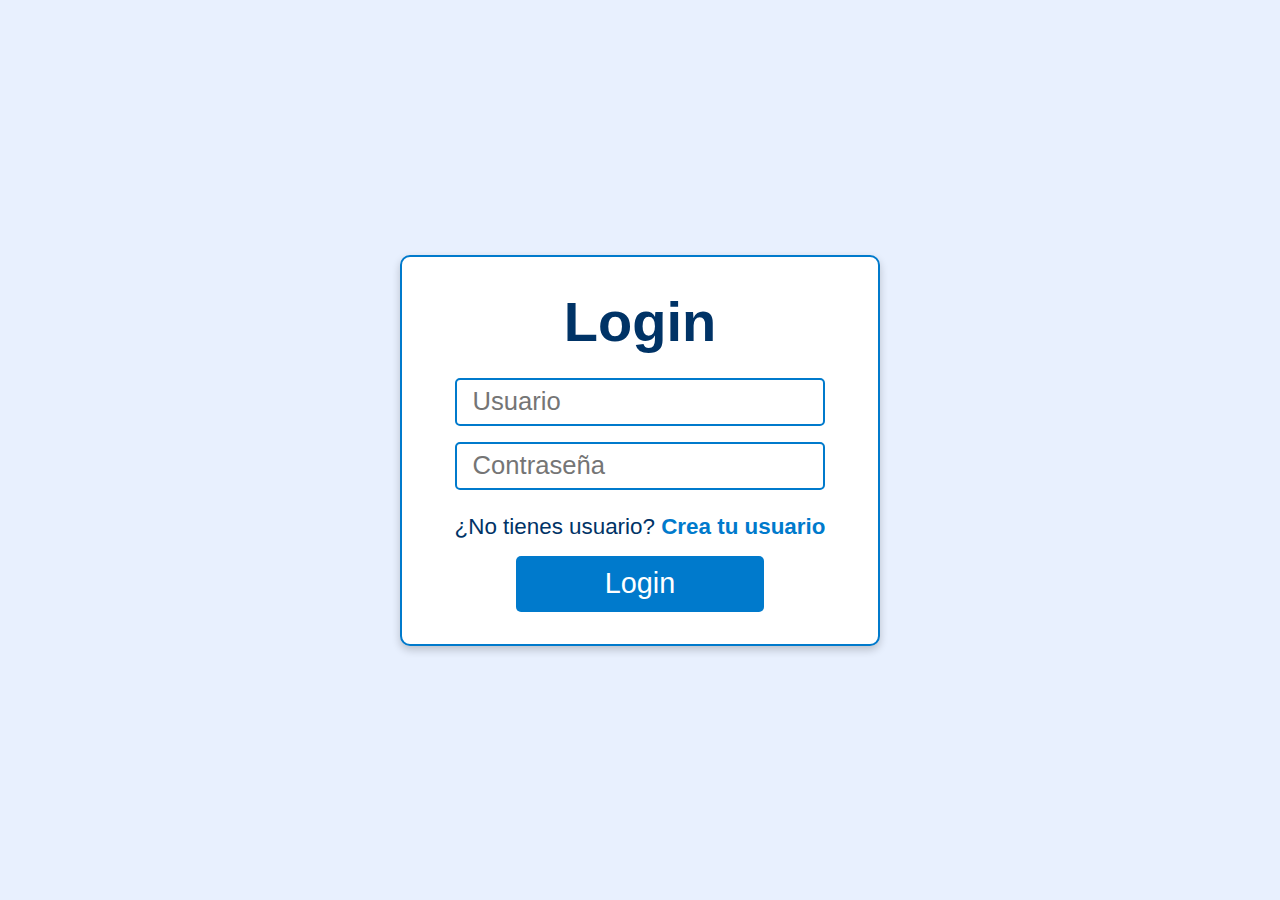
<file: index.html>
<!DOCTYPE html>
<html lang="en">

<head>
  <meta charset="UTF-8">
  <meta name="viewport" content="width=device-width, initial-scale=1.0">
  <title>Generador de mapas - Login</title>
  <link rel="stylesheet" href="./styles/index.css">
</head>

<body class="loginBody">
  <main class="container">
    <h1>Login</h1>
    <form id="loginForm" class="form">
      <input type="text" id="user" placeholder="Usuario" required>
      <input type="password" id="password" placeholder="Contraseña" required>
      <p>¿No tienes usuario? <a href="user.html">Crea tu usuario</a></p>
      <button type="submit">Login</button>
    </form>
  </main>

  <script src="./src/index.js"></script>
</body>

</html>
</file>
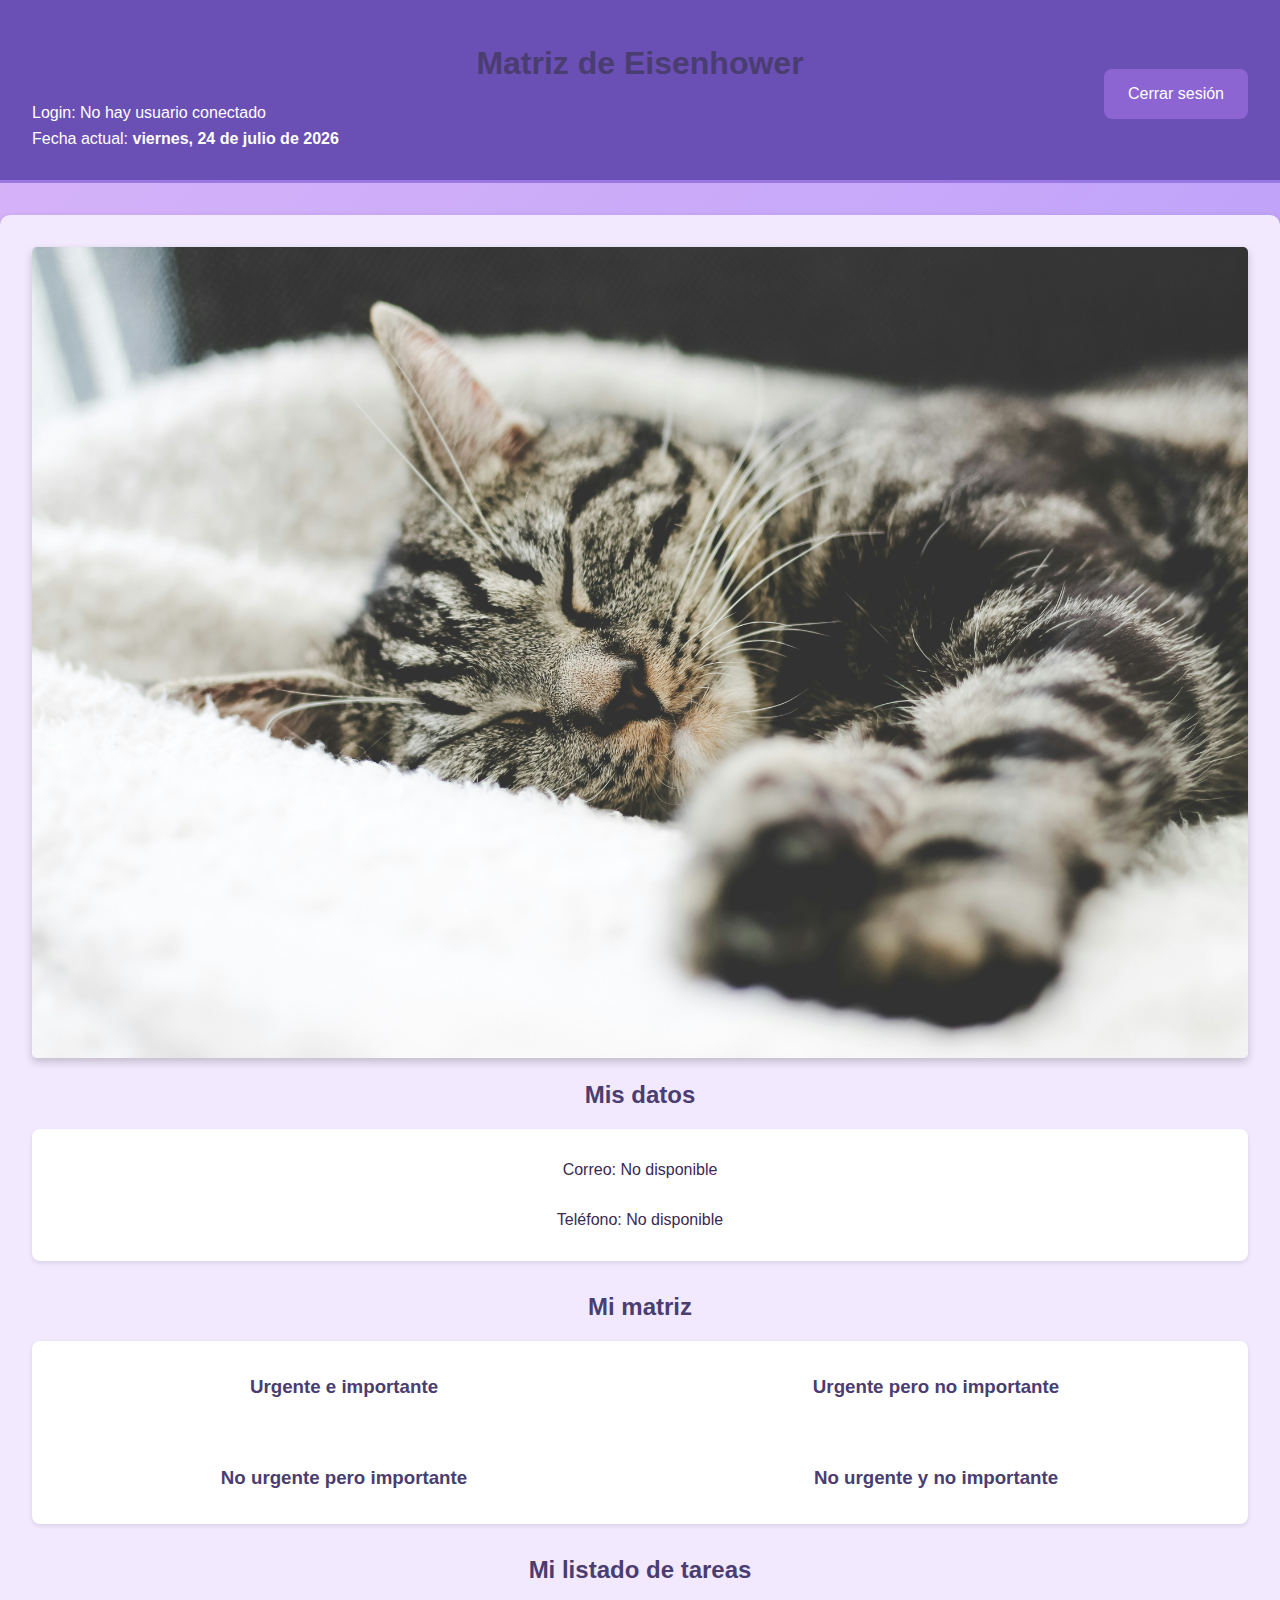
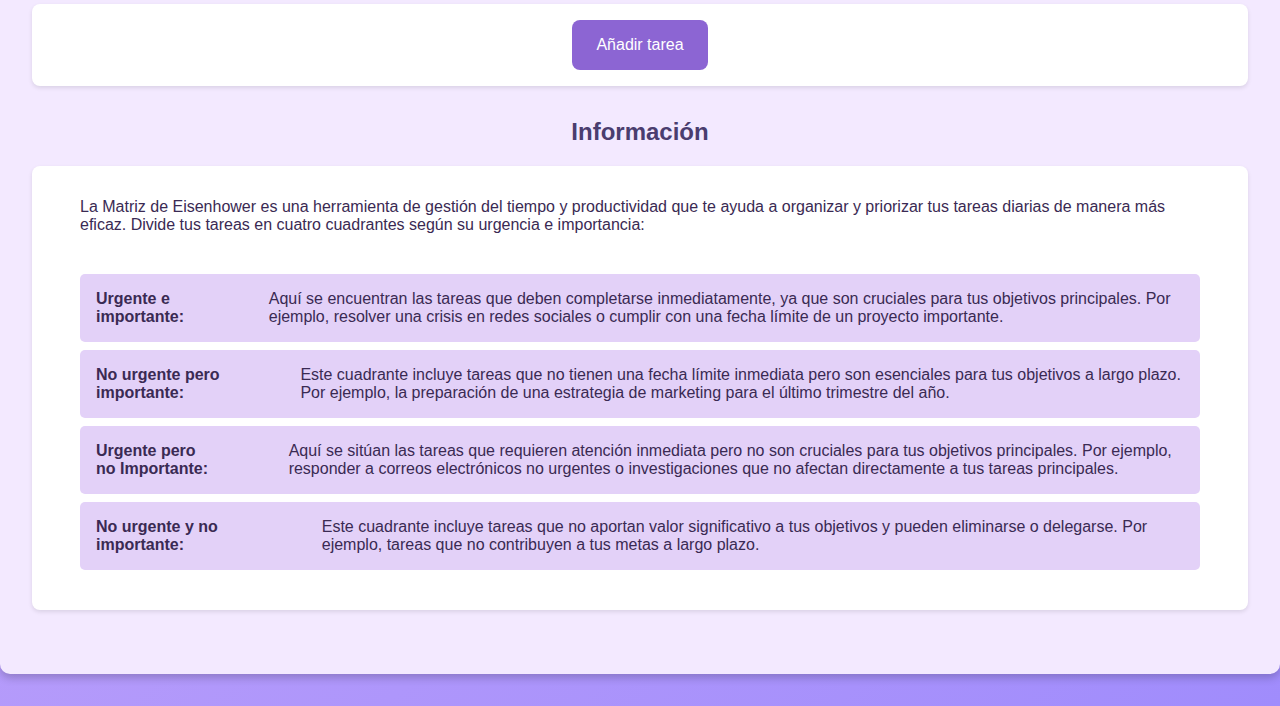
<file: home.html>
<!DOCTYPE html>
<html lang="en">

<head>
  <meta charset="UTF-8">
  <meta name="viewport" content="width=device-width, initial-scale=1.0">
  <title>Matriz de Eisenhower - Home</title>
  <link rel="stylesheet" href="./styles/home.css">
</head>

<body>
  <header>
    <h1>Matriz de Eisenhower</h1>
    <p>
      Login: <span id="usernameDisplay"></span>
      <button id="logoutButton">Cerrar sesión</button>
    </p>
    
    <p>Fecha actual: <span id="currentDate"></span></p>
  </header>

  <main>

    <img src="./img/cat.jpg">

    <h2>Mis datos</h2>
    <section>
      <p>Correo: <span id="emailDisplay"></span></p>
      <p>Teléfono: <span id="phoneDisplay"></span></p>
    </section>

    <h2>Mi matriz</h2>
    <section class="mat">
      <div>
        <h3>Urgente e importante</h3>
        <ul></ul>
      </div>
      <div>
        <h3>Urgente pero no importante</h3>
        <ul></ul>
      </div>
      <div>
        <h3>No urgente pero importante</h3>
        <ul></ul>
      </div>
      <div>
        <h3>No urgente y no importante</h3>
        <ul></ul>
      </div>
    </section>


    <h2>Mi listado de tareas</h2>
    <section>
      <button id="addTaskButton">Añadir tarea</button>
    </section>

    <div></div>

    <h2>Información</h2>
    <section>
      <p>La Matriz de Eisenhower es una herramienta de gestión del tiempo y productividad que te ayuda a organizar y
        priorizar tus tareas diarias de manera más eficaz. Divide tus tareas en cuatro cuadrantes según su urgencia e
        importancia:</p>
      <ul>
        <li class="info">
          <strong>Urgente e importante: </strong>
          Aquí se encuentran las tareas que deben completarse inmediatamente, ya que son cruciales para tus objetivos
          principales. Por ejemplo, resolver una crisis en redes sociales o cumplir con una fecha límite de un proyecto
          importante.
        </li>
        <li class="info">
          <strong>No urgente pero importante: </strong>
          Este cuadrante incluye tareas que no tienen una fecha límite inmediata pero son esenciales para tus objetivos
          a largo plazo. Por ejemplo, la preparación de una estrategia de marketing para el último trimestre del año.
        </li>
        <li class="info">
          <strong>Urgente pero no Importante: </strong>
          Aquí se sitúan las tareas que requieren atención inmediata pero no son cruciales para tus objetivos
          principales. Por ejemplo, responder a correos electrónicos no urgentes o investigaciones que no afectan
          directamente a tus tareas principales.
        </li>
        <li class="info">
          <strong>No urgente y no importante: </strong>
          Este cuadrante incluye tareas que no aportan valor significativo a tus objetivos y pueden eliminarse o
          delegarse. Por ejemplo, tareas que no contribuyen a tus metas a largo plazo.
        </li>
      </ul>
    </section>

  </main>

  <script src="./src/home.js"></script>
</body>

</html>
</file>
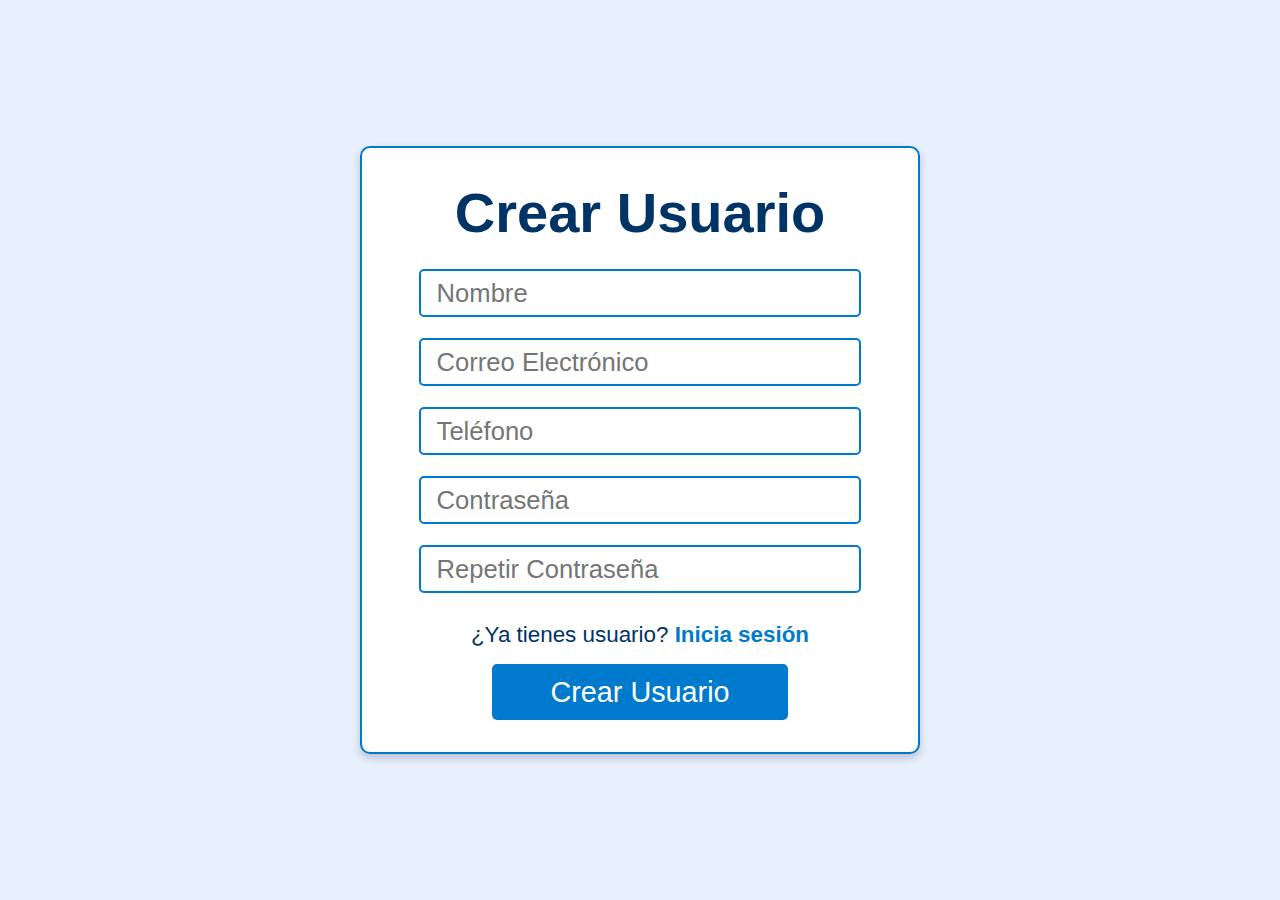
<file: user.html>
<!DOCTYPE html>
<html lang="en">

<head>
  <meta charset="UTF-8">
  <meta name="viewport" content="width=device-width, initial-scale=1.0">
  <title>Generador de mapas - Crear Usuario</title>
  <link rel="stylesheet" href="./styles/user.css">
</head>

<body class="createUserBody">
  <main class="container">
    <h1>Crear Usuario</h1>
    <form id="createUserForm" class="form">
      <input type="text" id="user" placeholder="Nombre" required>
      <span id="nameError" class="error"></span>
      <input type="email" id="email" placeholder="Correo Electrónico" required>
      <span id="emailError" class="error"></span>
      <input type="tel" id="phone" placeholder="Teléfono" required>
      <span id="phoneError" class="error"></span>
      <input type="password" id="password" placeholder="Contraseña" required>
      <span id="passwordError" class="error"></span>
      <input type="password" id="confirmPassword" placeholder="Repetir Contraseña" required>
      <span id="confirmPasswordError" class="error"></span>
      <p>¿Ya tienes usuario? <a href="index.html">Inicia sesión</a></p>
      <button type="submit">Crear Usuario</button>
    </form>
  </main>

  <script src="./src/user.js"></script>
</body>

</html>
</file>
<file: styles/index.css>
* {
  margin: 0;
  padding: 0;
  box-sizing: border-box;
  font-family: 'Arial', sans-serif;
}

body {
  background-color: #e8f0fe;
  color: #003366;
}

h1 {
  font-size: 3.5rem;
  color: #003366;
  margin-bottom: 1rem;
}

input {
  font-size: 1.6rem;
  width: 90%;
  height: 3rem;
  margin: 0.5rem 0;
  padding: 0 1rem;
  border: 2px solid #007acc;
  border-radius: 5px;
}

input:focus {
  outline: none;
  border-color: #00509e;
  box-shadow: 0 0 5px #66b2ff;
}

button {
  font-size: 1.8rem;
  width: 60%;
  height: 3.5rem;
  margin-top: 1rem;
  background-color: #007acc;
  color: white;
  border: none;
  border-radius: 5px;
  cursor: pointer;
  transition: background-color 0.3s ease;
}

button:hover {
  background-color: #00509e;
}

p {
  font-size: 1.4rem;
  margin-top: 1rem;
  color: #003366;
}

a {
  color: #007acc;
  text-decoration: none;
  font-weight: bold;
}

a:hover {
  color: #00509e;
  text-decoration: underline;
}

.loginBody {
  height: 100vh;
  display: flex;
  justify-content: center;
  align-items: center;
}

.container {
  background-color: #ffffff;
  border: 2px solid #007acc;
  padding: 2rem;
  width: 30rem;
  text-align: center;
  border-radius: 10px;
  box-shadow: 0 4px 8px rgba(0, 0, 0, 0.2);
}

.form {
  display: flex;
  flex-direction: column;
  align-items: center;
}
</file>
<file: styles/home.css>
body {
  font-family: Arial, sans-serif;
  margin: 0;
  padding: 0;
  background: linear-gradient(135deg, #d8b4f8, #a08cfc);
  color: #3a2a53;
}

h1, h2, h3 {
  text-align: center;
  color: #4a3d6f;
}

header {
  background-color: #6a4fb5;
  color: #ffffff;
  padding: 1.5rem 2rem;
  border-bottom: 3px solid #9a78e1;
}

header p {
  margin: .5rem 0;
  font-size: 1rem;
}

button {
  background-color: #8c65d3;
  color: #ffffff;
  border: none;
  border-radius: .5rem;
  padding: 1rem 1.5rem;
  cursor: pointer;
  font-size: 1rem;
  transition: background-color 0.3s ease;
}

button:hover {
  background-color: #724bb5;
}

main {
  margin: 2rem auto;
  padding: 2rem;
  max-width: 90rem;
  background-color: #f3e9ff;
  border-radius: 10px;
  box-shadow: 0 4px 8px rgba(0, 0, 0, 0.2);
}

section {
  margin-bottom: 2rem;
  padding: 1rem 3rem;
  background-color: #ffffff;
  border-radius: 8px;
  box-shadow: 0 2px 4px rgba(0, 0, 0, 0.1);
  display: flex;
  flex-direction: column;
  align-items: center;
  justify-content: center;
}

section ul {
  list-style-type: none;
  padding: 0;
}

section ul li {
  background-color: #e3d1f8;
  margin: .5rem 0;
  padding: 1rem;
  border-radius: 5px;
  display: flex;
  flex-direction: row;
  justify-content: space-between;
  align-items: center;
}

section ul li .info {
  display: grid;
  grid-template-columns: 1fr 3fr;
}

section ul li strong {
  margin-right: 5rem;
}

img {
  max-width: 100%;
  box-shadow: 0 4px 8px rgba(0, 0, 0, 0.2);
  border-radius: 5px;
}

.mat {
  display: grid;
  grid-template-columns: repeat(2, 1fr);
  grid-gap: 2rem;
  padding: 1rem 2rem;
}

input[type="text"], input[type="checkbox"] {
  margin: .5rem 0;
  padding: 8px;
  border: 1px solid #d4c1f8;
  border-radius: .5rem;
  font-size: 1rem;
}

#popup {
  position: fixed;
  top: 50%;
  left: 50%;
  transform: translate(-50%, -50%);
  background-color: #ffffff;
  padding: 2rem;
  border: 2px solid #6a4fb5;
  border-radius: 1rem;
  box-shadow: 0 4px 8px rgba(0, 0, 0, 0.2);
  z-index: 1000;
}

#logoutButton {
  float: right;
  margin-top: -35px;
}

#currentDate {
  font-weight: bold;
}

@media (max-width: 768px) {
  main {
    padding: 1.5rem;
  }

  button {
    font-size: 0.9rem;
    padding: 8px 12px;
  }

  header {
    text-align: center;
  }

  #logoutButton {
    float: none;
    margin: 1rem auto;
  }

  .mat {
    display: flex;
    flex-direction: column;
  }

  .mat div {
    width: 100%;
  }
}
</file>
<file: styles/user.css>
* {
  margin: 0;
  padding: 0;
  box-sizing: border-box;
  font-family: 'Arial', sans-serif;
}

body {
  background-color: #e8f0fe;
  color: #003366;
}

h1 {
  font-size: 3.5rem;
  color: #003366;
  margin-bottom: 1rem;
}

input {
  font-size: 1.6rem;
  width: 90%;
  height: 3rem;
  margin: 0.5rem 0;
  padding: 0 1rem;
  border: 2px solid #007acc;
  border-radius: 5px;
}

input:focus {
  outline: none;
  border-color: #00509e;
  box-shadow: 0 0 5px #66b2ff;
}

button {
  font-size: 1.8rem;
  width: 60%;
  height: 3.5rem;
  margin-top: 1rem;
  background-color: #007acc;
  color: white;
  border: none;
  border-radius: 5px;
  cursor: pointer;
  transition: background-color 0.3s ease;
}

button:hover {
  background-color: #00509e;
}

p {
  font-size: 1.4rem;
  margin-top: 1rem;
  color: #003366;
}

a {
  color: #007acc;
  text-decoration: none;
  font-weight: bold;
}

a:hover {
  color: #00509e;
  text-decoration: underline;
}

.createUserBody {
  height: 100vh;
  display: flex;
  justify-content: center;
  align-items: center;
}

.container {
  background-color: #ffffff;
  border: 2px solid #007acc;
  padding: 2rem;
  width: 35rem;
  text-align: center;
  border-radius: 10px;
  box-shadow: 0 4px 8px rgba(0, 0, 0, 0.2);
}

.form {
  display: flex;
  flex-direction: column;
  align-items: center;
}

.error {
  color: red;
  font-size: 0.9em;
  margin-top: 5px;
}
</file>
